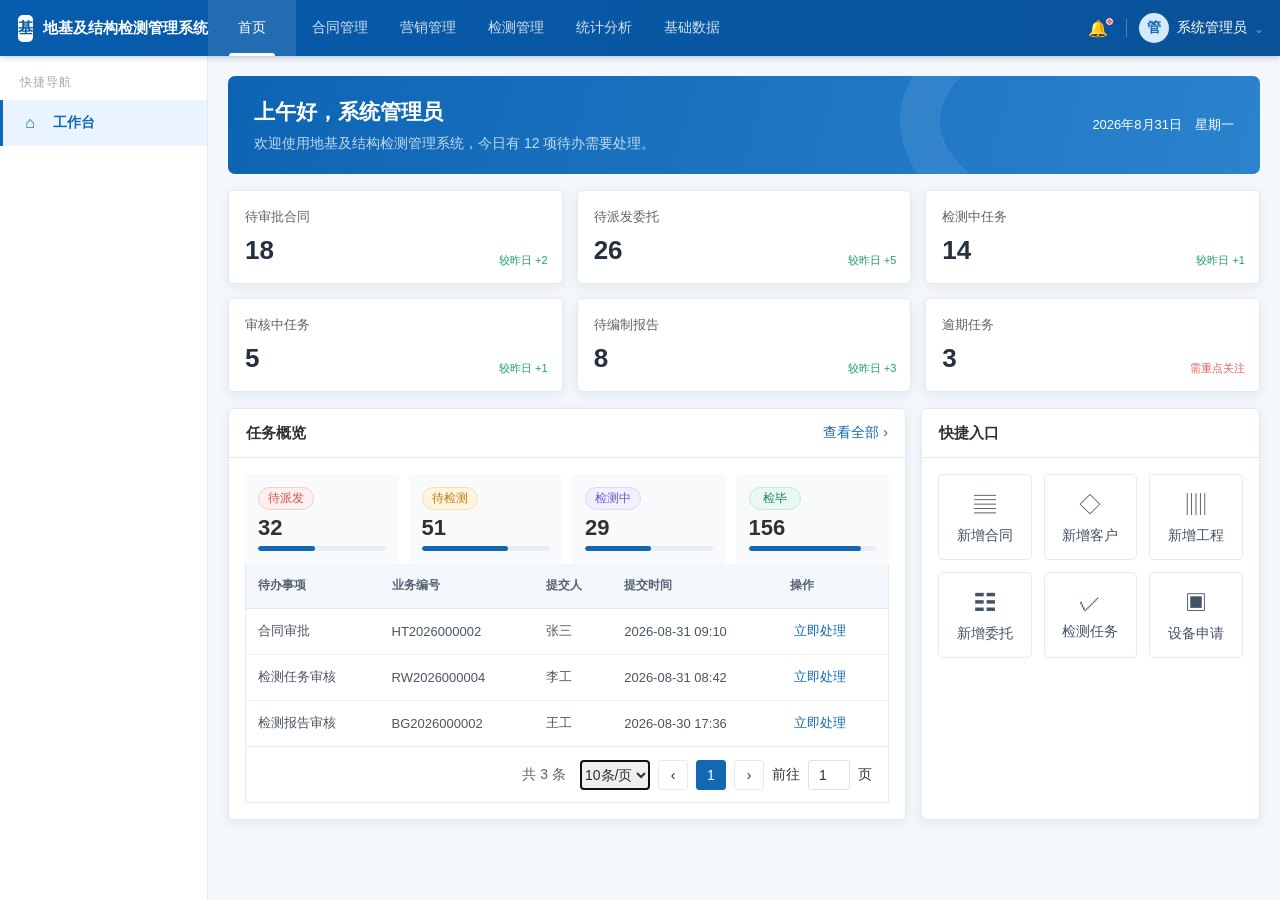
<file: index.html>
<!doctype html>
<html lang="zh-CN">
<head>
  <meta charset="UTF-8">
  <meta name="viewport" content="width=device-width, initial-scale=1.0">
  <title>地基及结构检测管理系统</title>
  <link rel="icon" href="data:,">
  <link rel="stylesheet" href="assets/css/common.css">
</head>
<body>
  <div id="app">
    <header class="topbar">
      <a class="brand" href="#/home" aria-label="地基及结构检测管理系统首页">
        <span class="brand-mark">基</span>
        <span>地基及结构检测管理系统</span>
      </a>
      <nav id="topNav" class="top-nav" aria-label="一级导航"></nav>
      <div class="user-tools">
        <button class="icon-btn" data-action="notify" title="消息通知">🔔<span class="dot"></span></button>
        <span class="top-divider"></span>
        <div class="user-menu">
          <span class="avatar">管</span>
          <span id="currentUserName">系统管理员</span>
          <span class="chevron">⌄</span>
          <div class="user-dropdown">
            <button data-action="switch-role">切换模拟角色</button>
            <button data-action="logout">退出登录</button>
          </div>
        </div>
      </div>
    </header>
    <aside id="sidebar" class="sidebar"></aside>
    <main id="main" class="main-content" tabindex="-1">
      <div id="pageView"></div>
    </main>
  </div>
  <div id="modalRoot"></div>
  <div id="toastRoot" class="toast-root" aria-live="polite"></div>
  <script src="assets/js/dictionary.js"></script>
  <script src="assets/js/mock.js"></script>
  <script src="assets/js/app.js"></script>
</body>
</html>
</file>
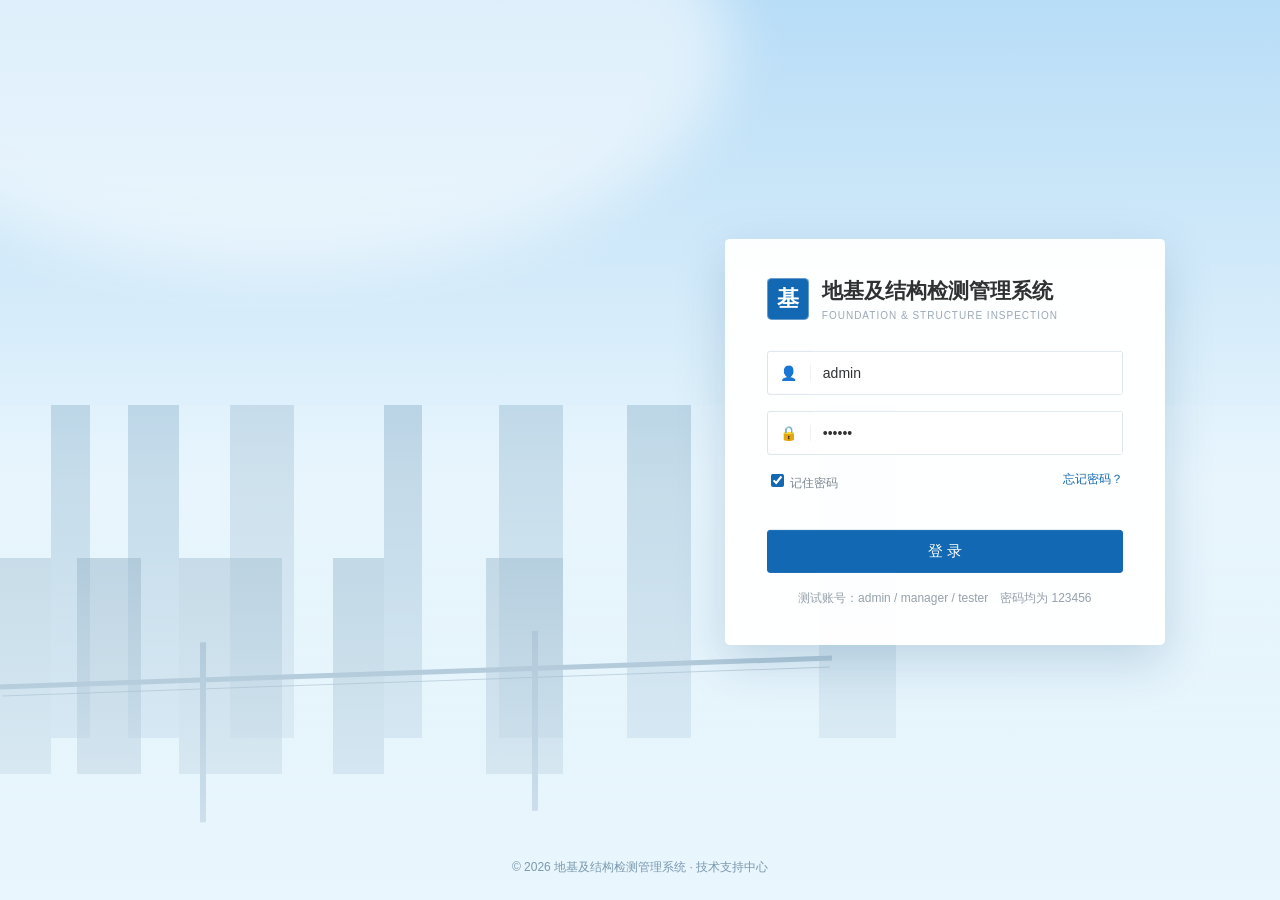
<file: login.html>
<!doctype html>
<html lang="zh-CN">
<head>
  <meta charset="UTF-8">
  <meta name="viewport" content="width=device-width, initial-scale=1.0">
  <title>登录 - 地基及结构检测管理系统</title>
  <link rel="icon" href="data:,">
  <link rel="stylesheet" href="assets/css/common.css">
</head>
<body class="login-body">
  <div class="login-scene" aria-hidden="true">
    <div class="sky-orb"></div>
    <div class="cityline cityline-back"></div>
    <div class="cityline cityline-front"></div>
    <div class="bridge"></div>
    <div class="mist"></div>
  </div>
  <section class="login-card">
    <div class="login-heading">
      <span class="brand-mark large">基</span>
      <div>
        <h1>地基及结构检测管理系统</h1>
        <p>FOUNDATION & STRUCTURE INSPECTION</p>
      </div>
    </div>
    <form id="loginForm" novalidate>
      <label class="login-field"><span>👤</span><input id="username" value="admin" autocomplete="username" placeholder="请输入用户名"></label>
      <label class="login-field"><span>🔒</span><input id="password" type="password" value="123456" autocomplete="current-password" placeholder="请输入密码"></label>
      <div class="login-options"><label><input type="checkbox" checked> 记住密码</label><a href="javascript:void(0)">忘记密码？</a></div>
      <p id="loginError" class="login-error"></p>
      <button class="btn btn-primary btn-login" type="submit">登 录</button>
    </form>
    <div class="account-hint">测试账号：admin / manager / tester　密码均为 123456</div>
  </section>
  <footer class="login-footer">© 2026 地基及结构检测管理系统 · 技术支持中心</footer>
  <script>
    const accounts = {admin:'系统管理员',manager:'检测负责人',tester:'检测人员'};
    document.getElementById('loginForm').addEventListener('submit', e => {
      e.preventDefault();
      const u=document.getElementById('username').value.trim();
      const p=document.getElementById('password').value;
      if(accounts[u] && p==='123456'){
        localStorage.setItem('fdi_user', JSON.stringify({username:u,name:accounts[u]}));
        location.href='index.html#/home';
      }else document.getElementById('loginError').textContent='用户名或密码错误，请使用页面下方测试账号。';
    });
  </script>
</body>
</html>
</file>
<file: assets/css/common.css>
:root{
  --primary:#1268b3;--primary-strong:#0756a5;--primary-soft:#eaf4ff;--nav:#0758a8;
  --bg:#f4f7fb;--card:#fff;--line:#e5eaf0;--line-dark:#d8e0ea;
  --text:#303133;--muted:#606266;--hint:#909399;--success:#22a06b;
  --warning:#e6a23c;--danger:#f56c6c;--info:#409eff;--sidebar:224px;
  --shadow:0 3px 12px rgba(28,72,116,.08);--radius:4px;
}
*{box-sizing:border-box}html,body{height:100%;margin:0;font-family:"Microsoft YaHei","PingFang SC",Arial,sans-serif;color:var(--text);font-size:14px}body{background:var(--bg)}button,input,select,textarea{font:inherit;color:inherit}button{cursor:pointer}a{color:var(--primary);text-decoration:none}
.topbar{position:fixed;z-index:30;left:0;right:0;top:0;height:56px;background:linear-gradient(90deg,#075cae,#095299);display:flex;align-items:center;color:#fff;box-shadow:0 1px 6px rgba(4,51,99,.28)}
.brand{height:56px;width:var(--sidebar);display:flex;align-items:center;gap:10px;padding:0 18px;color:#fff;font-size:16px;font-weight:600;white-space:nowrap}.brand-mark{display:inline-grid;place-items:center;width:27px;height:27px;border-radius:5px;background:#fff;color:var(--primary-strong);font-weight:800;box-shadow:inset 0 0 0 1px rgba(255,255,255,.35)}.brand-mark.large{width:42px;height:42px;font-size:22px;background:var(--primary);color:#fff}
.top-nav{align-self:stretch;display:flex;flex:1}.top-nav a{min-width:102px;padding:0 20px;color:rgba(255,255,255,.82);display:flex;align-items:center;justify-content:center;position:relative}.top-nav a:hover,.top-nav a.active{background:rgba(255,255,255,.11);color:#fff}.top-nav a.active::after{content:"";position:absolute;left:24%;right:24%;bottom:0;height:3px;background:#fff;border-radius:3px 3px 0 0}
.user-tools{height:56px;display:flex;align-items:center;gap:12px;padding:0 18px}.icon-btn{border:0;background:transparent;color:#fff;position:relative;font-size:16px}.dot{position:absolute;width:7px;height:7px;border-radius:50%;background:#ff6b6b;right:1px;top:0;border:1px solid #fff}.top-divider{height:18px;border-left:1px solid rgba(255,255,255,.28)}.user-menu{display:flex;gap:8px;align-items:center;position:relative;height:100%;cursor:pointer}.avatar{width:30px;height:30px;display:grid;place-items:center;border-radius:50%;background:#d6eaff;color:var(--primary);font-weight:700}.chevron{opacity:.8}.user-dropdown{display:none;position:absolute;right:0;top:49px;width:142px;background:#fff;padding:6px;box-shadow:0 7px 20px rgba(0,0,0,.16);border-radius:4px}.user-menu:hover .user-dropdown{display:block}.user-dropdown button{border:0;background:#fff;text-align:left;width:100%;padding:9px 10px}.user-dropdown button:hover{background:#f3f7fc;color:var(--primary)}
.sidebar{position:fixed;z-index:20;top:56px;left:0;bottom:0;width:var(--sidebar);background:#fff;border-right:1px solid var(--line);overflow-y:auto}.side-title{padding:18px 20px 9px;font-size:12px;color:#a0a8b3;letter-spacing:1px}.side-item{height:46px;padding:0 19px;display:flex;align-items:center;gap:12px;color:#495669;position:relative}.side-item:hover{background:#f5f9fe;color:var(--primary)}.side-item.active{background:var(--primary-soft);color:var(--primary);font-weight:600}.side-item.active::before{content:"";position:absolute;left:0;top:0;bottom:0;width:3px;background:var(--primary)}.side-icon{width:22px;text-align:center;font-size:16px}
.main-content{margin-left:var(--sidebar);padding:56px 0 0;min-width:1050px}.page-shell{padding:0 20px 26px}.breadcrumb{height:48px;display:flex;align-items:center;gap:8px;color:var(--hint);font-size:13px}.breadcrumb .current{color:var(--text)}.page-head{height:54px;background:#fff;border:1px solid var(--line);border-bottom:0;padding:0 18px;display:flex;align-items:center;justify-content:space-between}.page-head h1{font-size:16px;margin:0;font-weight:600;position:relative;padding-left:10px}.page-head h1::before{content:"";position:absolute;left:0;top:2px;bottom:2px;width:3px;border-radius:2px;background:var(--primary)}.page-actions{display:flex;gap:8px}
.card{background:#fff;border:1px solid var(--line);border-radius:var(--radius);box-shadow:var(--shadow)}.search-panel{padding:16px 18px 4px;border-radius:0;border-top:0;box-shadow:none}.search-grid{display:grid;grid-template-columns:repeat(4,minmax(180px,1fr));column-gap:18px}.search-item{display:flex;align-items:center;margin-bottom:12px;min-width:0}.search-item>label{width:94px;text-align:right;margin-right:9px;color:var(--muted);white-space:nowrap}.search-item .control{flex:1;min-width:0}.search-buttons{display:flex;gap:8px;align-items:flex-start;margin:0 0 12px}.toolbar{display:flex;align-items:center;justify-content:space-between;background:#fff;padding:12px 14px;border:1px solid var(--line);border-top:0}.toolbar-left,.toolbar-right{display:flex;gap:8px;align-items:center}.toolbar-note{font-size:12px;color:var(--hint)}
.btn{border:1px solid var(--line-dark);background:#fff;height:34px;padding:0 15px;border-radius:3px;display:inline-flex;align-items:center;justify-content:center;gap:6px;white-space:nowrap}.btn:hover{border-color:var(--primary);color:var(--primary)}.btn-primary{background:var(--primary);border-color:var(--primary);color:#fff}.btn-primary:hover{background:#0b5ea9;color:#fff}.btn-danger{background:#fff;border-color:#f3b5b5;color:#e64b4b}.btn-danger.filled{background:#e95d5d;color:#fff;border-color:#e95d5d}.btn-sm{height:30px;padding:0 11px}.btn-link{height:auto;padding:2px 4px;border:0;background:transparent;color:var(--primary)}.btn-link.danger{color:#df4b4b}.btn[disabled]{opacity:.48;cursor:not-allowed;background:#f5f7fa;color:#98a1ab;border-color:#dcdfe6}
.control,input.control,select.control,textarea.control{height:34px;border:1px solid #dcdfe6;border-radius:3px;background:#fff;padding:0 10px;outline:none;width:100%}.control:focus,input.control:focus,select.control:focus,textarea.control:focus{border-color:var(--primary);box-shadow:0 0 0 2px rgba(18,104,179,.08)}textarea.control{height:auto;min-height:82px;padding:8px 10px;resize:vertical}.control[disabled],.control.readonly{background:#f5f7fa;color:#8b95a1}.range{display:flex;align-items:center;gap:7px}.range .control{min-width:0}.range span{color:#a5adb6}
.table-card{background:#fff;border:1px solid var(--line);border-top:0;overflow:hidden}.data-table-wrap{overflow:auto}.data-table{width:100%;border-collapse:collapse;table-layout:auto;white-space:nowrap}.data-table th{height:44px;padding:0 12px;background:#f3f6fa;color:#556273;font-size:12px;font-weight:600;text-align:left;border-bottom:1px solid var(--line)}.data-table td{height:46px;padding:0 12px;border-bottom:1px solid #edf0f4;color:#4b5563;font-size:13px}.data-table tr:hover td{background:#f9fbfe}.data-table tr:last-child td{border-bottom:0}.data-table .center{text-align:center}.data-table .money{text-align:right;font-variant-numeric:tabular-nums}.data-table .ops{white-space:nowrap}.checkbox{width:15px;height:15px;accent-color:var(--primary)}.cell-title{color:#243142}.link-number{color:var(--primary);font-weight:600;cursor:pointer}.ellipsis{max-width:180px;overflow:hidden;text-overflow:ellipsis}.pagination{height:56px;padding:0 16px;display:flex;align-items:center;justify-content:flex-end;gap:8px;border-top:1px solid var(--line)}.pagination button{width:30px;height:30px;border:1px solid var(--line);background:#fff;border-radius:3px}.pagination button.active{background:var(--primary);border-color:var(--primary);color:#fff}.pagination select{height:30px;border:1px solid var(--line);border-radius:3px}.pagination .total{color:var(--muted);margin-right:6px}
.tag{display:inline-flex;align-items:center;justify-content:center;min-width:52px;height:23px;padding:0 9px;border-radius:12px;font-size:12px;border:1px solid transparent}.tag-blue{color:#1677ff;background:#eaf3ff;border-color:#c9e0ff}.tag-cyan{color:#1685a2;background:#e8f8fb;border-color:#c2edf3}.tag-green{color:#1b8a5a;background:#e9f8f1;border-color:#c3ead7}.tag-orange{color:#c27812;background:#fff5df;border-color:#f7dfad}.tag-red{color:#d34f4f;background:#fff0f0;border-color:#f6cccc}.tag-gray{color:#687486;background:#f0f3f6;border-color:#dfe4ea}.tag-purple{color:#7158c8;background:#f2efff;border-color:#ddd5ff}
.dashboard{padding:20px}.welcome{height:98px;background:linear-gradient(105deg,#0d64b3,#2b83ce);color:#fff;border-radius:7px;padding:20px 26px;display:flex;justify-content:space-between;align-items:center;overflow:hidden;position:relative}.welcome::after{content:"";position:absolute;width:360px;height:190px;border:40px solid rgba(255,255,255,.08);border-radius:50%;right:-80px;top:-90px}.welcome h1{font-size:21px;margin:0 0 9px}.welcome p{margin:0;color:rgba(255,255,255,.75)}.welcome-date{font-size:13px;position:relative;z-index:2}.metrics{display:grid;grid-template-columns:repeat(6,1fr);gap:14px;margin:16px 0}.metric{background:#fff;border:1px solid var(--line);border-radius:5px;padding:17px 16px;position:relative;box-shadow:var(--shadow)}.metric-label{font-size:13px;color:var(--muted)}.metric-value{font-size:26px;font-weight:700;color:#253140;margin-top:9px}.metric-trend{position:absolute;right:14px;bottom:15px;font-size:11px;color:var(--success)}.dash-grid{display:grid;grid-template-columns:2fr 1fr;gap:15px}.dash-card{background:#fff;border:1px solid var(--line);border-radius:5px;box-shadow:var(--shadow)}.dash-card-head{height:49px;border-bottom:1px solid var(--line);display:flex;align-items:center;justify-content:space-between;padding:0 17px}.dash-card-head h2{font-size:15px;margin:0}.dash-card-body{padding:16px}.progress-list{display:grid;grid-template-columns:repeat(4,1fr);gap:10px}.progress-item{padding:13px;background:#f8fafc;border-radius:4px}.progress-num{font-size:22px;font-weight:700;margin:5px 0}.bar{height:5px;background:#e8edf4;border-radius:4px;overflow:hidden}.bar i{display:block;height:100%;background:var(--primary);border-radius:4px}.quick-grid{display:grid;grid-template-columns:repeat(3,1fr);gap:12px}.quick{height:86px;border:1px solid var(--line);border-radius:5px;display:flex;flex-direction:column;align-items:center;justify-content:center;gap:7px;color:#455265}.quick:hover{border-color:#b7d5f1;color:var(--primary);background:#f8fbff}.quick-icon{font-size:22px}
.form-page{background:#fff;border:1px solid var(--line);padding-bottom:66px;position:relative}.section{padding:0 22px 10px}.section-title{height:50px;border-bottom:1px solid var(--line);display:flex;align-items:center;font-weight:600;color:#344153;margin-bottom:18px}.section-title::before{content:"";width:3px;height:15px;background:var(--primary);border-radius:2px;margin-right:8px}.form-grid{display:grid;grid-template-columns:repeat(3,1fr);gap:18px 34px}.form-item{display:flex;align-items:flex-start;min-width:0}.form-item>label{width:116px;text-align:right;padding:8px 10px 0 0;color:var(--muted);flex:0 0 auto}.form-item>label.required::before{content:"*";color:#ef5555;margin-right:4px}.form-item-content{flex:1;min-width:0}.form-item.wide{grid-column:span 2}.form-item.full{grid-column:1/-1}.form-help{font-size:12px;color:var(--hint);margin-top:6px}.form-error{font-size:12px;color:var(--danger);margin-top:5px}.suffix-wrap{position:relative}.suffix-wrap .control{padding-right:42px}.suffix{position:absolute;right:11px;top:8px;color:#8a94a0}.sticky-actions{position:absolute;left:0;right:0;bottom:0;height:58px;border-top:1px solid var(--line);background:#fafbfd;display:flex;align-items:center;justify-content:center;gap:10px}.upload-box{border:1px dashed #bfcbd9;border-radius:4px;padding:15px;text-align:center;color:var(--hint);background:#fafcff}.upload-box:hover{border-color:var(--primary)}.file-list{margin-top:10px}.file-row{height:38px;border:1px solid var(--line);border-radius:3px;padding:0 10px;display:flex;align-items:center;justify-content:space-between;margin-top:7px;background:#fff}.file-actions{display:flex;gap:10px}
.search-multi{position:relative;width:100%}.search-multi-trigger{width:100%;min-height:34px;border:1px solid #dcdfe6;border-radius:3px;background:#fff;padding:0 10px;display:flex;align-items:center;justify-content:space-between;text-align:left;color:#8b95a1}.search-multi-trigger:hover,.search-multi.open .search-multi-trigger{border-color:var(--primary)}.search-multi.open .search-multi-trigger{box-shadow:0 0 0 2px rgba(18,104,179,.08)}.search-multi-arrow{color:#8c97a3;transition:transform .15s}.search-multi.open .search-multi-arrow{transform:rotate(180deg)}.search-multi.has-value .search-multi-value{color:#303133}.search-multi-panel{display:none;position:absolute;z-index:80;left:0;top:39px;width:max(100%,460px);max-width:580px;background:#fff;border:1px solid #d9e1ea;border-radius:4px;box-shadow:0 9px 26px rgba(35,64,96,.18);padding:8px}.search-multi.open .search-multi-panel{display:block}.search-multi-search{height:34px;border:1px solid #dcdfe6;border-radius:3px;display:flex;align-items:center;padding:0 9px;gap:6px;color:#7d8996}.search-multi-search:focus-within{border-color:var(--primary)}.search-multi-search input{border:0;outline:0;flex:1;min-width:0;height:30px}.search-multi-options{max-height:220px;overflow:auto;margin-top:7px}.search-multi-option{min-height:38px;padding:7px 8px;display:flex;align-items:flex-start;gap:8px;border-radius:3px;cursor:pointer;line-height:1.45}.search-multi-option:hover{background:#f1f7fd}.search-multi-option input{margin-top:3px;accent-color:var(--primary)}.search-multi-option-main{flex:1;min-width:0}.search-multi-option-name{display:block;color:#344153}.search-multi-option-meta{display:block;color:#9aa4ae;font-size:11px;margin-top:2px}.search-multi-empty{padding:24px 12px;text-align:center;color:#9aa4ae}.search-multi-foot{border-top:1px solid #edf0f4;margin-top:6px;padding:8px 7px 1px;color:#9aa4ae;font-size:11px}.search-multi-tags{display:flex;flex-wrap:wrap;gap:5px;margin-top:6px}.search-multi-tag{max-width:100%;height:25px;display:inline-flex;align-items:center;gap:6px;padding:0 7px;background:#eaf4ff;border:1px solid #c9e0f7;border-radius:3px;color:#1268b3;font-size:12px}.search-multi-tag span{overflow:hidden;text-overflow:ellipsis;white-space:nowrap;max-width:230px}.search-multi-tag button{border:0;background:transparent;color:#7395b5;padding:0;font-size:15px}.search-multi-tag button:hover{color:#e05252}
.requirements-section .form-grid{grid-template-columns:repeat(2,minmax(0,1fr))}
.detail-page{background:#fff;border:1px solid var(--line)}.detail-section{padding:0 22px 20px}.detail-title{height:50px;border-bottom:1px solid var(--line);display:flex;align-items:center;font-weight:600;margin-bottom:14px}.detail-title::before{content:"";width:3px;height:15px;background:var(--primary);margin-right:8px}.description-grid{display:grid;grid-template-columns:repeat(3,1fr);row-gap:18px}.desc{display:flex}.desc dt{width:116px;text-align:right;color:var(--hint);margin-right:14px}.desc dd{margin:0;color:#3c4755}.timeline{margin:4px 0 0 16px;border-left:1px solid #d7e1ec}.timeline-item{position:relative;padding:0 0 21px 22px}.timeline-item::before{content:"";position:absolute;left:-5px;top:3px;width:9px;height:9px;border-radius:50%;background:var(--primary);box-shadow:0 0 0 4px #e8f2fc}.timeline-meta{font-size:12px;color:var(--hint);margin-top:5px}.steps{display:flex;padding:17px 26px;background:#fff;border:1px solid var(--line);border-bottom:0}.step{flex:1;display:flex;align-items:center;position:relative;color:#8a94a1}.step:not(:last-child)::after{content:"";height:1px;background:#dce4ec;position:absolute;left:38px;right:10px;top:14px}.step-dot{width:28px;height:28px;border-radius:50%;display:grid;place-items:center;background:#eef2f6;color:#86909c;z-index:1;margin-right:8px}.step.active,.step.done{color:var(--primary)}.step.active .step-dot,.step.done .step-dot{background:var(--primary);color:#fff}.step.done:not(:last-child)::after{background:#90bde4}
.modal-mask{position:fixed;z-index:100;inset:0;background:rgba(15,29,45,.43);display:flex;align-items:center;justify-content:center}.modal{width:min(720px,calc(100vw - 48px));max-height:calc(100vh - 80px);background:#fff;border-radius:5px;box-shadow:0 16px 55px rgba(0,0,0,.25);display:flex;flex-direction:column;animation:pop .15s ease-out}.modal.sm{width:460px}.modal.lg{width:min(1050px,calc(100vw - 48px))}@keyframes pop{from{transform:translateY(-9px);opacity:.6}}.modal-head{height:52px;padding:0 18px;display:flex;align-items:center;justify-content:space-between;border-bottom:1px solid var(--line);font-weight:600}.modal-close{border:0;background:transparent;font-size:22px;color:#89929d}.modal-body{padding:20px;overflow:auto}.modal-foot{height:60px;border-top:1px solid var(--line);display:flex;align-items:center;justify-content:flex-end;gap:9px;padding:0 18px}.alert{padding:11px 13px;border-radius:4px;background:#fff8e6;border:1px solid #f3dfaa;color:#9b6712;margin-bottom:15px}.alert.info{background:#edf6ff;border-color:#c9e2fb;color:#276a9e}.alert.danger{background:#fff1f0;border-color:#ffccc7;color:#b42318}.confirm-icon{width:42px;height:42px;border-radius:50%;background:#fff0d9;color:#e49a2b;display:grid;place-items:center;font-size:22px;float:left;margin-right:13px}.confirm-text{min-height:48px;line-height:1.7}.toast-root{position:fixed;z-index:300;top:70px;left:50%;transform:translateX(-50%)}.toast{background:#fff;border:1px solid #c6ead7;color:#21865b;box-shadow:0 5px 18px rgba(0,0,0,.13);padding:11px 18px;border-radius:4px;margin-bottom:8px;animation:toastIn .2s ease-out}@keyframes toastIn{from{transform:translateY(-8px);opacity:0}}.empty{height:330px;display:flex;flex-direction:column;align-items:center;justify-content:center;color:#a0a8b3}.empty-icon{font-size:56px;opacity:.35;margin-bottom:14px}
.task-entry-grid{display:grid;grid-template-columns:repeat(2,1fr);gap:15px}.task-entry{border:1px solid var(--line);border-radius:4px;padding:13px}.task-entry-head{display:flex;justify-content:space-between;align-items:center;margin-bottom:10px}.photo-grid{display:grid;grid-template-columns:repeat(5,1fr);gap:12px}.photo{height:116px;border:1px solid var(--line);border-radius:4px;background:linear-gradient(145deg,#dcecff,#f5f9ff);position:relative;display:flex;align-items:center;justify-content:center;color:#6d8cab;overflow:hidden}.photo::before{content:"";position:absolute;width:40px;height:70px;background:linear-gradient(#5a7692,#c3d5e7);bottom:0;left:36%;clip-path:polygon(25% 0,75% 0,100% 100%,0 100%)}.photo span{z-index:1;background:rgba(255,255,255,.85);padding:4px 7px;border-radius:3px}.void-watermark{font-size:52px;font-weight:700;color:rgba(185,63,63,.15);transform:rotate(-16deg);position:absolute;right:60px;top:82px;border:7px solid rgba(185,63,63,.12);padding:7px 18px;pointer-events:none}
.reserved{height:calc(100vh - 150px);background:#fff;border:1px solid var(--line);display:flex;align-items:center;justify-content:center;flex-direction:column}.reserved-icon{width:90px;height:90px;border-radius:50%;background:#eaf4ff;display:grid;place-items:center;font-size:42px;margin-bottom:19px}.reserved h2{font-size:20px;margin:0 0 8px}.reserved p{color:var(--hint);margin:0}
.login-body{overflow:hidden;background:#d8ebfa}.login-scene{position:fixed;inset:0;background:linear-gradient(180deg,#b8ddf7 0,#e6f4fc 54%,#d6ecf6 100%)}.sky-orb{position:absolute;width:900px;height:450px;border-radius:50%;background:rgba(255,255,255,.54);filter:blur(30px);left:-170px;top:-180px}.cityline{position:absolute;left:0;right:0;bottom:18%;height:37%;opacity:.46;background-repeat:repeat-x}.cityline-back{background-image:linear-gradient(90deg,transparent 0 4%,#7fa9c5 4% 7%,transparent 7% 10%,#80a9c5 10% 14%,transparent 14% 18%,#97b7cd 18% 23%,transparent 23% 30%,#77a2bf 30% 33%,transparent 33% 39%,#86aec8 39% 44%,transparent 44% 49%,#7da7c2 49% 54%,transparent 54% 64%,#8eb3ca 64% 70%,transparent 70%)}.cityline-front{bottom:14%;height:24%;opacity:.5;filter:blur(.3px);background-image:linear-gradient(90deg,#80a7bd 0 4%,transparent 4% 6%,#668eaa 6% 11%,transparent 11% 14%,#7ca2ba 14% 22%,transparent 22% 26%,#6c98b3 26% 30%,transparent 30% 38%,#729ab4 38% 44%,transparent 44%)}.bridge{position:absolute;height:5px;left:0;right:35%;bottom:25%;background:#7499b3;transform:skewY(-2deg);box-shadow:0 9px 0 -2px rgba(73,112,139,.55)}.bridge::before,.bridge::after{content:"";position:absolute;width:6px;height:180px;background:#789db7;bottom:-140px}.bridge::before{left:24%}.bridge::after{left:64%}.mist{position:absolute;inset:45% 0 0;background:linear-gradient(rgba(237,248,255,.18),rgba(237,248,255,.83))}.login-card{position:absolute;width:440px;right:15%;top:50%;transform:translateY(-52%);background:rgba(255,255,255,.96);box-shadow:0 16px 48px rgba(47,100,141,.22);padding:38px 42px;border-radius:5px}.login-heading{display:flex;align-items:center;gap:13px;margin-bottom:30px}.login-heading h1{font-size:21px;margin:0 0 5px}.login-heading p{font-size:10px;color:#9aa8b5;letter-spacing:1px;margin:0}.login-field{height:44px;border:1px solid #dce5ed;display:flex;align-items:center;margin-bottom:16px;border-radius:3px;background:#fff}.login-field span{width:43px;text-align:center;color:#89a0b3;border-right:1px solid #edf1f5}.login-field input{border:0;outline:0;flex:1;height:100%;padding:0 12px}.login-options{display:flex;justify-content:space-between;color:#7d8994;font-size:12px;margin:4px 0 17px}.login-options input{accent-color:var(--primary)}.login-error{height:18px;margin:0;color:#e35252;font-size:12px}.btn-login{width:100%;height:43px;font-size:15px;margin-top:3px}.account-hint{font-size:12px;color:#95a0aa;text-align:center;margin-top:17px}.login-footer{position:fixed;bottom:24px;left:0;right:0;text-align:center;color:#7a98ae;font-size:12px}
@media(max-width:1500px){:root{--sidebar:208px}.top-nav a{min-width:88px;padding:0 12px}.brand{font-size:15px}.metrics{grid-template-columns:repeat(3,1fr)}.search-grid{grid-template-columns:repeat(3,1fr)}.form-grid{grid-template-columns:repeat(2,1fr)}.description-grid{grid-template-columns:repeat(2,1fr)}.login-card{right:9%}}
@media(max-width:1120px){.user-tools{padding:0 10px}.user-menu>span:not(.avatar),.brand span:last-child{display:none}.brand{width:70px}.sidebar{width:190px}.main-content{margin-left:190px}.top-nav a{min-width:78px}.login-card{right:5%}}
</file>
